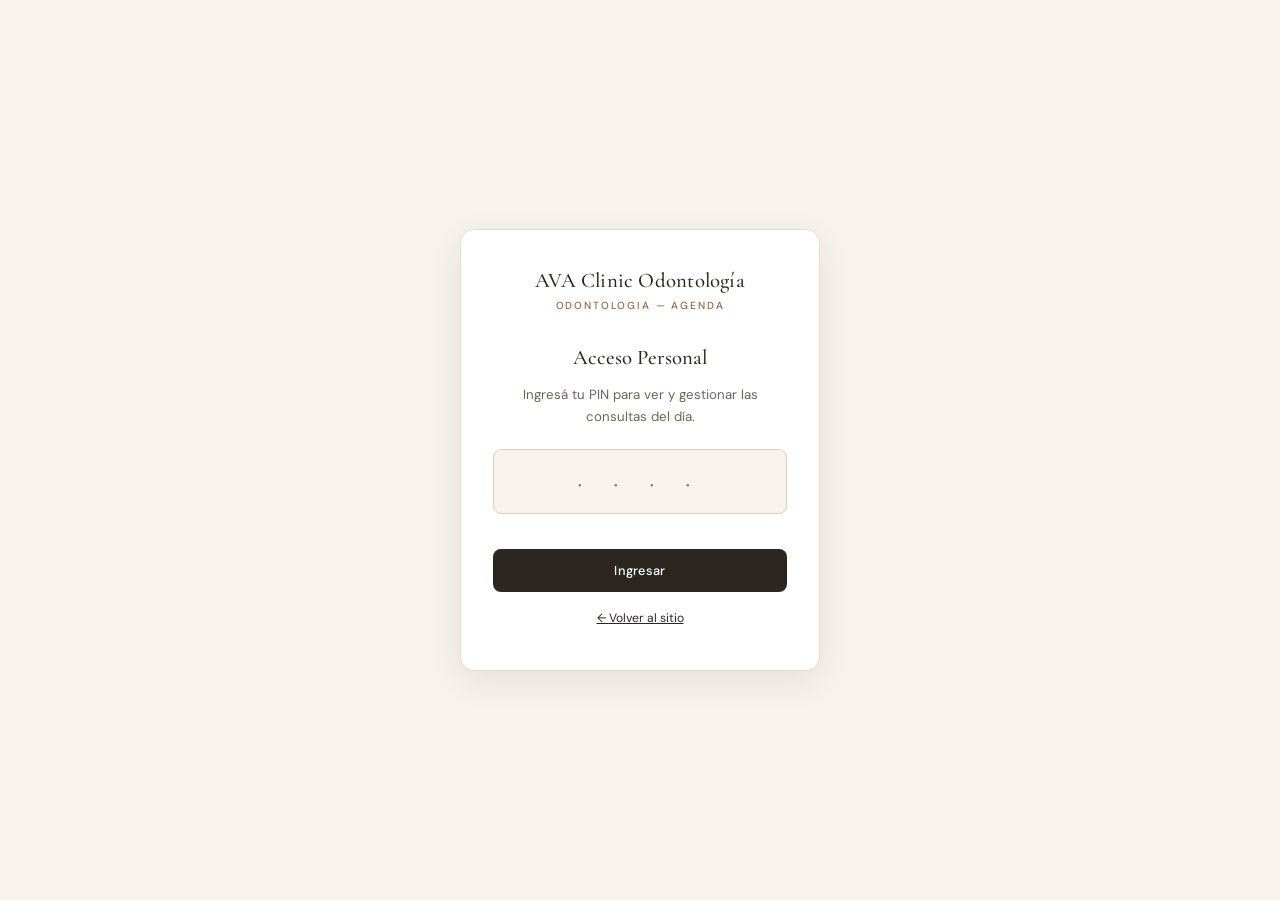
<file: public/agenda.html>
<!DOCTYPE html>
  <html lang="es">
  <head>
  <meta charset="UTF-8">
  <meta name="viewport" content="width=device-width, initial-scale=1, viewport-fit=cover">
  <meta name="theme-color" content="#faf9f6">
  <meta name="robots" content="noindex,nofollow">
  <title>Agenda — AVA Clinic Odontología</title>
  <link rel="stylesheet" href="styles.css">
  </head>
  <body>

  <!-- ════════════════════════════════════
     PANTALLA DE LOGIN
  ════════════════════════════════════ -->
  <div class="login-screen" id="loginScreen">
    <div class="login-card">
      <span class="brand-name">AVA Clinic Odontología</span>
      <span class="brand-sub">Odontologia — Agenda</span>
      <h2>Acceso Personal</h2>
      <p>Ingresá tu PIN para ver y gestionar las consultas del día.</p>
      <input class="pin-input" type="password" id="pinInput" maxlength="6" placeholder="· · · ·" inputmode="numeric"
  autocomplete="off">
      <span class="pin-error" id="pinError"></span>
      <button class="btn btn-dark" style="width:100%;padding:13px;margin-bottom:12px"
  onclick="verificarPin()">Ingresar</button>
      <a href="index.html" style="font-size:.76rem;color:var(--ink3);text-decoration:underline">← Volver al sitio</a>
    </div>
  </div>

  <!-- ════════════════════════════════════
     PANEL DE AGENDA
  ════════════════════════════════════ -->
  <div id="agendaPanel" style="display:none">

    <!-- HEADER -->
    <header class="hdr">
      <div class="wrap hdr-inner">
        <div class="brand">
          <span class="brand-name">AVA Clinic Odontología</span>
          <span class="brand-sub">Agenda del consultorio</span>
        </div>
        <div class="hdr-actions" style="gap:10px">
          <button class="btn btn-ghost btn-sm" onclick="exportCSV()">Exportar CSV</button>
          <button class="btn btn-outline btn-sm" onclick="cerrarSesion()">Cerrar sesión</button>
        </div>
      </div>
    </header>

    <main style="padding-bottom:80px">
      <div class="wrap" style="padding-top:36px">

    <!-- Encabezado -->
    <div class="agenda-header">
      <div>
        <h1 id="agGreeting">Buenos días</h1>
        <p class="fecha" id="agFecha"></p>
      </div>
      <div class="agenda-actions">
        <button class="btn btn-dark btn-sm" onclick="abrirModalManual()">+ Agregar consulta manual</button>
        <a href="index.html" class="btn btn-ghost btn-sm">← Sitio público</a>
      </div>
    </div>

    <!-- Stats -->
    <div class="ag-stats" id="agStats"></div>

    <!-- Tabs + filtros -->
    <div class="tabs" id="tabs">
      <button class="tab active" data-tab="hoy"    onclick="cambiarTab(this)">Hoy</button>
      <button class="tab"        data-tab="manana"  onclick="cambiarTab(this)">Mañana</button>
      <button class="tab"        data-tab="semana"  onclick="cambiarTab(this)">Esta semana</button>
      <button class="tab"        data-tab="todos"   onclick="cambiarTab(this)">Todos</button>
    </div>

    <!-- Lista de consultas -->
    <div id="agBody"></div>

  </div>
    </main>

  </div><!-- /#agendaPanel -->

  <!-- ════════════════════════════════════
     MODAL — consulta manual (barbero)
  ════════════════════════════════════ -->
  <div class="overlay" id="overlay" onclick="overlayClick(event)">
    <div class="modal" id="modal">
      <div class="modal-hdr">
        <div>
          <p class="modal-eyebrow">Agenda</p>
          <h3 id="modalTitle">Nueva consulta</h3>
        </div>
        <button class="modal-close" onclick="closeModal()" aria-label="Cerrar">✕</button>
      </div>
      <div id="modalBody"></div>
      <div class="modal-ftr" id="modalFtr">
        <button class="btn btn-ghost btn-back" onclick="closeModal()">Cancelar</button>
        <button class="btn btn-dark" onclick="guardarManual()">Guardar consulta</button>
      </div>
    </div>
  </div>

  <script src="config.js"></script>
 <script>
  /* ─── LOGIN ─── */
  document.getElementById('pinInput').addEventListener('keydown', e => {
    if (e.key === 'Enter') verificarPin();
  });

  function verificarPin() {
    const val = document.getElementById('pinInput').value.trim();
    if (val === CFG.pin) {
      document.getElementById('loginScreen').style.display = 'none';
      document.getElementById('agendaPanel').style.display = 'block';
      initAgenda();
    } else {
      document.getElementById('pinError').textContent = 'PIN incorrecto. Intentá de nuevo.';
      document.getElementById('pinInput').value = '';
      document.getElementById('pinInput').focus();
    }
  }
  function cerrarSesion() {
    document.getElementById('agendaPanel').style.display = 'none';
    document.getElementById('loginScreen').style.display = 'flex';
    document.getElementById('pinInput').value = '';
    document.getElementById('pinError').textContent = '';
  }

  /* ─── INIT ─── */
  let tabActual = 'hoy';

  async function initAgenda() {
    await Promise.all([syncRemoteTurnos(), loadServices()]);
    const ahora = new Date();
    const hora  = ahora.getHours();
    const greet = hora < 13 ? 'Buenos días' : hora < 20 ? 'Buenas tardes' : 'Buenas noches';
    document.getElementById('agGreeting').textContent = greet;
    document.getElementById('agFecha').textContent = capitalize(DIAS[ahora.getDay()]) + ' ' + ahora.getDate() + ' de ' + MESES[ahora.getMonth()] + ' ' + ahora.getFullYear();
    renderStats();
    renderAgenda();
  }

  /* ─── STATS ─── */
  function renderStats() {
    const ts   = getTurnos();
    const hoy  = hoyIso();
    const mañ  = isoDate(new Date(fromIso(hoy).getTime() + 86400000));
    const now  = new Date(); now.setHours(0,0,0,0);

    const actHoy   = ts.filter(t => t.fecha === hoy && t.estado !== 'cancelado').length;
    const pendHoy  = ts.filter(t => t.fecha === hoy && t.estado === 'pendiente').length;
    const semana   = ts.filter(t => { const d=fromIso(t.fecha); const dif=(d-now)/(1000*60*60*24); return dif>=0 && dif<7 && t.estado!=='cancelado'; }).length;
    const total    = ts.filter(t => t.estado !== 'cancelado').length;

    document.getElementById('agStats').innerHTML = `
      <div class="ag-stat"><strong>${actHoy}</strong><span>Turnos hoy</span></div>
      <div class="ag-stat"><strong>${pendHoy}</strong><span>Pendientes hoy</span></div>
      <div class="ag-stat"><strong>${semana}</strong><span>Esta semana</span></div>
      <div class="ag-stat"><strong>${total}</strong><span>Total registrados</span></div>`;
  }

  /* ─── TABS ─── */
  function cambiarTab(btn) {
    tabActual = btn.dataset.tab;
    document.querySelectorAll('.tab').forEach(b => b.classList.remove('active'));
    btn.classList.add('active');
    renderAgenda();
  }

  /* ─── RENDER AGENDA ─── */
  function renderAgenda() {
    renderStats();
    const body = document.getElementById('agBody');
    body.innerHTML = '';

    const ts  = getTurnos().sort((a,b) => a.fecha===b.fecha ? hm2min(a.hora)-hm2min(b.hora) : a.fecha<b.fecha?-1:1);
    const hoy = hoyIso();
    const mañ = isoDate(new Date(fromIso(hoy).getTime() + 86400000));
    const now = new Date(); now.setHours(0,0,0,0);

    let filtrado = ts;
    if      (tabActual === 'hoy')    filtrado = ts.filter(t => t.fecha === hoy);
    else if (tabActual === 'manana') filtrado = ts.filter(t => t.fecha === mañ);
    else if (tabActual === 'semana') filtrado = ts.filter(t => { const d=fromIso(t.fecha); const dif=(d-now)/(1000*60*60*24); return dif>=0 && dif<7; });

    if (!filtrado.length) {
      body.innerHTML = '<div class="empty-agenda"><strong>Sin turnos en este período</strong>Las reservas de clientes aparecerán aquí automáticamente.</div>';
      return;
    }

    const grupos = {};
    filtrado.forEach(t => { if (!grupos[t.fecha]) grupos[t.fecha] = []; grupos[t.fecha].push(t); });
    Object.keys(grupos).sort().forEach(fecha => {
      const grp = document.createElement('div'); grp.className = 'day-group';
      grp.innerHTML = `<div class="day-title">${dateLabel(fecha)}${fecha===hoy?'<span class="today-tag">Hoy</span>':''}</div>`;
      grupos[fecha].forEach(t => grp.appendChild(buildTurnoCard(t)));
      body.appendChild(grp);
    });
  }

  function buildTurnoCard(t) {
    const svc  = getSvc(t.svcId);
    const card = document.createElement('div');
    card.className = 'turno-card' + (t.estado === 'cancelado' ? ' cancelado' : '');
    card.id = 'tc-' + t.id;

    const sbClass = { pendiente:'sb-pendiente', confirmado:'sb-confirmado', atendido:'sb-atendido', cancelado:'sb-cancelado' }[t.estado] || 'sb-pendiente';
    const telLimpio = t.tel.replace(/\D/g,'');
    const waMsg = encodeURIComponent(`Hola ${t.nombre.split(' ')[0]}, te confirmamos tu turno en AVA Clinic Odontología:\n📋 *${svc.nombre}*\n📅 ${dateLabel(t.fecha)} a las ${t.hora}\n¡Te esperamos!`);

    card.innerHTML = `
      <div class="tc-time"><strong>${t.hora}</strong><span>${t.dur}min</span></div>
      <div class="tc-body">
        <div class="tc-name">${t.nombre}</div>
        <div class="tc-service">${svc.nombre} · ${fmtGs(svc.precio)}</div>
        ${t.nota ? `<div class="tc-notes">📝 ${t.nota}</div>` : ''}
        <div class="tc-links">
          <a href="tel:${t.tel}">📞 ${t.tel}</a>
          <a href="https://wa.me/${telLimpio}?text=${waMsg}" target="_blank" rel="noopener">💬 WhatsApp</a>
        </div>
      </div>
      <div class="tc-actions">
        <span class="status-badge ${sbClass}">${t.estado}</span>
        <div class="tc-btns">${buildBtns(t)}</div>
      </div>`;
    return card;
  }

  function buildBtns(t) {
    if (t.estado === 'cancelado')
      return `<button class="btn btn-ghost btn-sm" onclick="eliminar('${t.id}')">Eliminar</button>`;
    let b = '';
    if (t.estado === 'pendiente')
      b += `<button class="btn btn-ghost btn-sm" onclick="cambiarEstado('${t.id}','confirmado')">Confirmar</button>`;
    if (t.estado !== 'atendido')
      b += `<button class="btn btn-ghost btn-sm" onclick="cambiarEstado('${t.id}','atendido')">Atendido</button>`;
    b += `<button class="btn btn-ghost btn-sm" style="color:var(--red);border-color:#e8b4b4" onclick="cancelar('${t.id}')">Cancelar</button>`;
    return b;
  }

  async function cambiarEstado(id, estado) { await updateTurno(id, { estado }); renderAgenda(); }
  async function cancelar(id) { if (confirm('¿Cancelar este turno?')) { await updateTurno(id, { estado:'cancelado' }); renderAgenda(); } }
  async function eliminar(id) { if (confirm('¿Eliminar permanentemente?')) { await deleteTurno(id); renderAgenda(); } }

  /* ─── MODAL MANUAL ─── */
  function abrirModalManual() {
    document.getElementById('modalTitle').textContent = 'Nuevo Turno Manual';
    document.getElementById('overlay').classList.add('open');
    document.body.style.overflow = 'hidden';
    const svcOpts = CFG.servicios.map(s => `<option value="${s.id}">${s.nombre} (${s.dur}min)</option>`).join('');
    document.getElementById('modalBody').innerHTML = `
      <div class="field"><label>Nombre del paciente *</label><input id="mNombre" type="text" placeholder="Nombre completo"></div>
<div class="field-row">
  <div class="field"><label>Teléfono</label><input id="mTel" type="tel" placeholder="0981 ..."></div>
      </div>
      <div class="field"><label>Servicio *</label>
        <select id="mSvc" style="border:1px solid var(--line);border-radius:var(--r);padding:11px 14px;font-family:var(--sans);font-size:.9rem;color:var(--ink);background:var(--white)">${svcOpts}</select>
      </div>
      <div class="field-row">
        <div class="field"><label>Fecha *</label><input id="mFecha" type="date" min="${hoyIso()}"></div>
        <div class="field" id="mHoraWrap"><label>Hora *</label><select id="mHora" style="border:1px solid var(--line);border-radius:var(--r);padding:11px 14px;font-family:var(--sans);font-size:.9rem;color:var(--ink);background:var(--white)"><option value="">— elegí fecha primero —</option></select></div>
      </div>
      <div class="field"><label>Nota (opcional)</label><textarea id="mNota" placeholder="Observaciones…"></textarea></div>`;
    document.getElementById('mFecha').value = hoyIso();
    document.getElementById('mSvc').addEventListener('change', actualizarHorasManual);
    document.getElementById('mFecha').addEventListener('change', actualizarHorasManual);
    actualizarHorasManual();
  }

  function actualizarHorasManual() {
    const svcId = document.getElementById('mSvc').value;
    const fecha = document.getElementById('mFecha').value;
    const svc   = getSvc(svcId);
    const sel   = document.getElementById('mHora');
    if (!fecha) { sel.innerHTML = '<option value="">— elegí fecha primero —</option>'; return; }
    const horas = horasDisponibles(fecha, svc.dur);
    sel.innerHTML = horas.length
      ? horas.map(h=>`<option value="${h}">${h}</option>`).join('')
      : '<option value="">Sin disponibilidad ese día</option>';
  }

  async function guardarManual() {
    const nombre = document.getElementById('mNombre').value.trim();
    const tel    = document.getElementById('mTel').value.trim();
    const svcId  = document.getElementById('mSvc').value;
    const fecha  = document.getElementById('mFecha').value;
    const hora   = document.getElementById('mHora').value;
    const nota   = document.getElementById('mNota').value.trim();
    if (!nombre || !fecha || !hora) { alert('Completá los campos obligatorios.'); return; }
    const svc = getSvc(svcId);
    if (!slotDisponible(fecha, hm2min(hora), svc.dur)) { alert('Ese horario no está disponible.'); return; }

    const turno = { id:uid(), svcId, nombre, tel, nota, fecha, hora, dur:svc.dur, estado:'confirmado', creadoEn:new Date().toISOString() };
    try {
      const remote = await createRemoteTurno(turno);
      addTurno(remote);
      closeModal();
      renderAgenda();
    } catch (error) {
      console.error('No se pudo guardar el turno remoto:', error);
      alert('No se pudo guardar el turno en el servidor. Intentá de nuevo.');
    }
  }

  function closeModal() {
    document.getElementById('overlay').classList.remove('open');
    document.body.style.overflow = '';
  }

  function overlayClick(e) { if (e.target.id === 'overlay') closeModal(); }

  /* ─── EXPORTAR CSV ─── */
  function exportCSV() {
    const ts = getTurnos();
    if (!ts.length) { alert('No hay turnos para exportar.'); return; }
    const header = 'ID,Nombre,Teléfono,Servicio,Fecha,Hora,Duración(min),Precio(Gs),Estado,Nota,CreadoEn';
    const rows = ts.map(t => {
      const svc = getSvc(t.svcId);
      return [t.id,t.nombre,t.tel,svc.nombre,t.fecha,t.hora,t.dur,svc.precio,t.estado,t.nota||'',t.creadoEn||'']
        .map(v => `"${String(v).replace(/"/g,'""')}"`)
        .join(',');
    });
    const csv = [header,...rows].join('\n');
    const a = document.createElement('a');
    a.href = 'data:text/csv;charset=utf-8,\uFEFF' + encodeURIComponent(csv);
   a.download = `turnos-ava-clinic-${hoyIso()}.csv`;
    a.click();
  }

  document.addEventListener('keydown', e => { if (e.key === 'Escape') closeModal(); });
  </script>
</file>
<file: public/styles.css>
/* ═══════════════════════════════════════════════════
   styles.css — AVA Clinic Odontología
   Estilo: Minimalismo cálido
   Paleta: arena / blanco / arcilla
   Tipografía: Cormorant Garamond (serif) + DM Sans
════════════════════════════════════════════════════ */

@import url('https://fonts.googleapis.com/css2?family=Cormorant+Garamond:ital,wght@0,400;0,500;0,600;1,400;1,500&family=DM+Sans:wght@400;500;600&display=swap');

/* ── RESET ── */
*, *::before, *::after { margin:0; padding:0; box-sizing:border-box; }
html { scroll-behavior:smooth; }
body {
  font-family: var(--sans);
  background: var(--sand);
  color: var(--ink);
  line-height: 1.65;
  -webkit-font-smoothing: antialiased;
  min-height: 100vh;
}
img, svg { display:block; max-width:100%; }
a { color:inherit; text-decoration:none; }
button { font-family:inherit; cursor:pointer; border:none; background:none; color:inherit; }
ul { list-style:none; }
::selection { background:var(--accent); color:var(--white); }
:focus-visible { outline:1.5px solid var(--accent); outline-offset:3px; border-radius:2px; }

/* ── TOKENS ── */
:root {
  --sand:   #f7f3ec;
  --sand2:  #efe7d8;
  --white:  #ffffff;
  --ink:    #2b2620;
  --text2:  #6e6455;
  --text3:  #a89c86;
  --accent:    #b3855c;
  --accent-lt: #c9a37c;
  --accent-dk: #8f6944;
  --line:   #e6ddc9;
  --line2:  #ddd2b8;
  --green:  #5a8f6b;
  --red:    #b56059;
  --serif: 'Cormorant Garamond', Georgia, serif;
  --sans:  'DM Sans', system-ui, -apple-system, sans-serif;
  --r:     8px;
  --r-lg:  14px;
  --shadow: 0 2px 14px rgba(43,38,32,.06);
  --shadow-lg: 0 10px 34px rgba(43,38,32,.09);
  --ease:  cubic-bezier(.4,0,.2,1);
}

/* ── LAYOUT ── */
.wrap { max-width:1120px; margin:0 auto; padding:0 36px; }
@media (max-width:600px) { .wrap { padding:0 20px; } }

/* ── HEADER ── */
.hdr {
  position:sticky; top:0; z-index:50;
  background: rgba(247,243,236,.9);
  backdrop-filter: blur(10px);
  border-bottom: 1px solid var(--line);
}
.hdr-inner { display:flex; align-items:center; justify-content:space-between; height:68px; gap:20px; }
.brand { display:flex; flex-direction:column; gap:1px; }
.brand-name { font-family:var(--serif); font-size:1.3rem; font-weight:500; letter-spacing:.01em; line-height:1.1; color:var(--ink); }
.brand-sub  { font-size:.64rem; letter-spacing:.18em; text-transform:uppercase; color:var(--accent-dk); font-weight:500; }

/* ── NAV ── */
nav { display:flex; gap:28px; }
nav a { font-size:.82rem; letter-spacing:.02em; color:var(--text2); transition:color .2s; }
nav a:hover, nav a.active { color:var(--ink); }
.hdr-actions { display:flex; align-items:center; gap:12px; }

.nav-toggle { display:none; flex-direction:column; gap:4.5px; width:24px; height:24px; justify-content:center; }
.nav-toggle span { display:block; height:1.5px; background:var(--ink); border-radius:2px; transition:all .25s var(--ease); }
.nav-toggle.open span:nth-child(1) { transform:translateY(6px) rotate(45deg); }
.nav-toggle.open span:nth-child(2) { opacity:0; }
.nav-toggle.open span:nth-child(3) { transform:translateY(-6px) rotate(-45deg); }

@media (max-width:740px) {
  .nav-toggle { display:flex; }
  nav {
    position:absolute; top:68px; left:0; right:0;
    flex-direction:column; gap:0; background:var(--sand);
    border-bottom:1px solid var(--line);
    max-height:0; overflow:hidden; transition:max-height .3s var(--ease);
  }
  nav.open { max-height:300px; }
  nav a { padding:16px 36px; border-bottom:1px solid var(--line); display:block; }
}

/* ── BOTONES ── */
.btn {
  display:inline-flex; align-items:center; justify-content:center; gap:8px;
  font-family:var(--sans); font-size:.8rem; font-weight:500;
  letter-spacing:.02em; border-radius:var(--r); padding:12px 26px;
  transition:all .2s var(--ease); white-space:nowrap;
}
.btn-dark    { background:var(--ink);  color:var(--white); }
.btn-dark:hover { background:#463d31; }
.btn-outline { border:1px solid var(--ink); color:var(--ink); }
.btn-outline:hover { background:var(--ink); color:var(--white); }
.btn-gold    { background:var(--accent); color:var(--white); }
.btn-gold:hover { background:var(--accent-dk); }
.btn-ghost   { border:1px solid var(--line2); color:var(--text2); }
.btn-ghost:hover { border-color:var(--text2); color:var(--ink); }
.btn-sm { padding:9px 18px; font-size:.74rem; }
.btn-lg { padding:14px 32px; font-size:.86rem; }
.btn:disabled { opacity:.35; cursor:not-allowed; pointer-events:none; }

/* ── TÍTULOS DE SECCIÓN ── */
.sec-head { margin-bottom:48px; }
.eyebrow {
  display:inline-flex; align-items:center; gap:9px; margin-bottom:12px;
  font-size:.68rem; letter-spacing:.18em; text-transform:uppercase;
  color:var(--accent-dk); font-weight:500;
}
.eyebrow::before { content:''; display:block; width:18px; height:1px; background:var(--accent); }
.sec-head h2 {
  font-family:var(--serif); font-size:clamp(1.9rem,3.5vw,2.7rem);
  font-weight:400; line-height:1.12; letter-spacing:-.01em; color:var(--ink);
}
.sec-head p { color:var(--text2); font-size:.93rem; margin-top:10px; max-width:520px; line-height:1.7; }

/* ── DIVISOR ── */
.divider { height:1px; background:var(--line); }
.sec { padding:80px 0; }
.sec-alt { background:var(--white); border-top:1px solid var(--line); border-bottom:1px solid var(--line); }
@media (max-width:600px) { .sec { padding:56px 0; } }

/* ── REVEAL ANIMATION ── */
.reveal { opacity:0; transform:translateY(16px); transition:opacity .6s var(--ease), transform .6s var(--ease); }
.reveal.on { opacity:1; transform:none; }

/* ── FOOTER ── */
.ftr { border-top:1px solid var(--line); background:var(--white); padding:56px 0 32px; }
.ftr-grid { display:grid; grid-template-columns:1.5fr 1fr 1fr 1fr; gap:40px; padding-bottom:40px; border-bottom:1px solid var(--line); margin-bottom:28px; }
@media (max-width:900px) { .ftr-grid { grid-template-columns:1fr 1fr; } }
@media (max-width:500px) { .ftr-grid { grid-template-columns:1fr; } }
.ftr-brand-name { font-family:var(--serif); font-size:1.4rem; font-weight:500; margin-bottom:4px; display:block; }
.ftr-brand-sub  { display:block; font-size:.64rem; letter-spacing:.14em; text-transform:uppercase; color:var(--accent-dk); margin-bottom:14px; }
.ftr-desc { font-size:.84rem; color:var(--text2); line-height:1.7; max-width:260px; margin-bottom:18px; }
.social-links { display:flex; gap:10px; }
.social-links a {
  width:34px; height:34px; border:1px solid var(--line2); border-radius:50%;
  display:flex; align-items:center; justify-content:center;
  font-size:.73rem; font-weight:500; color:var(--text2); transition:all .2s;
}
.social-links a:hover { border-color:var(--ink); color:var(--ink); }
.ftr-col h4, .ftr-grid h4 { font-size:.65rem; letter-spacing:.16em; text-transform:uppercase; color:var(--accent-dk); font-weight:500; margin-bottom:14px; }
.ftr-list li { display:flex; justify-content:space-between; padding:8px 0; border-bottom:1px solid var(--line); font-size:.84rem; color:var(--text2); }
.ftr-list li:last-child { border-bottom:none; }
.ftr-list li .hl { color:var(--ink); font-weight:600; }
.ftr-address { font-style:normal; font-size:.84rem; color:var(--text2); line-height:1.8; }
.ftr-link { display:block; margin-top:10px; font-size:.8rem; color:var(--accent-dk); }
.ftr-link:hover { text-decoration:underline; }
.ftr-bottom { display:flex; justify-content:space-between; flex-wrap:wrap; gap:8px; font-size:.75rem; color:var(--text3); }
.ftr-bottom a { color:var(--text3); transition:color .2s; }
.ftr-bottom a:hover { color:var(--ink); }
.ftr-bottom-links { display:flex; gap:16px; }

/* ════════════════════════════════════════════════════
   index.html — SITIO PÚBLICO
════════════════════════════════════════════════════ */

/* HERO */
.hero { padding:100px 0 80px; border-bottom:1px solid var(--line); }
.hero-inner { display:grid; grid-template-columns:1fr 1fr; gap:64px; align-items:center; }
@media (max-width:880px) { .hero-inner { grid-template-columns:1fr; } .hero-visual { display:none; } }
@media (max-width:600px) { .hero { padding:64px 0 52px; } }

.hero-eyebrow { display:inline-flex; align-items:center; gap:9px; margin-bottom:20px; font-size:.68rem; letter-spacing:.18em; text-transform:uppercase; color:var(--accent-dk); font-weight:500; }
.hero-eyebrow::before { content:''; display:block; width:22px; height:1px; background:var(--accent); }
.hero h1 { font-family:var(--serif); font-size:clamp(2.5rem,4.6vw,3.9rem); font-weight:400; line-height:1.1; letter-spacing:-.01em; margin-bottom:20px; color:var(--ink); }
.hero h1 em { font-style:italic; color:var(--accent-dk); }
.hero-sub { font-size:.95rem; color:var(--text2); max-width:420px; margin-bottom:18px; line-height:1.7; }

.status-row { display:flex; align-items:center; gap:9px; margin-bottom:30px; font-size:.82rem; color:var(--text3); flex-wrap:wrap; }
.status-dot { width:7px; height:7px; border-radius:50%; flex-shrink:0; }
.dot-open   { background:var(--green); }
.dot-closed { background:var(--red); }

.hero-cta { display:flex; gap:12px; flex-wrap:wrap; margin-bottom:36px; }
.hero-stats { display:flex; flex-wrap:wrap; }
.h-stat { display:flex; flex-direction:column; gap:3px; padding:0 22px; }
.h-stat:first-child { padding-left:0; }
.h-stat:not(:first-child) { border-left:1px solid var(--line); }
.h-stat strong { font-family:var(--serif); font-size:1.3rem; font-weight:500; color:var(--accent-dk); }
.h-stat span   { font-size:.68rem; text-transform:uppercase; letter-spacing:.1em; color:var(--text3); }

.hero-visual { display:flex; justify-content:center; }
.hv-card {
  background:var(--white); border:1px solid var(--line);
  border-radius:var(--r-lg); box-shadow:var(--shadow-lg);
  padding:32px 28px; width:100%; max-width:330px;
}
.hv-label { font-size:.65rem; letter-spacing:.18em; text-transform:uppercase; color:var(--text3); margin-bottom:6px; }
.hv-title { font-family:var(--serif); font-size:1.6rem; font-weight:500; margin-bottom:22px; line-height:1.15; color:var(--ink); }
.hv-row { display:flex; justify-content:space-between; align-items:center; padding:11px 0; border-top:1px solid var(--line); font-size:.86rem; }
.hv-row span:first-child { color:var(--text3); }
.hv-row strong { font-weight:600; color:var(--ink); }
.hv-badge { display:flex; align-items:center; gap:8px; padding-top:16px; margin-top:18px; border-top:1px solid var(--line); font-size:.78rem; color:var(--text3); }
.stars { color:var(--accent); letter-spacing:2px; font-size:.9rem; }

/* SERVICIOS */
.svc-grid { display:grid; grid-template-columns:repeat(auto-fit,minmax(240px,1fr)); gap:18px; }
.svc-card {
  background:var(--white); border:1px solid var(--line); border-radius:var(--r-lg);
  box-shadow:var(--shadow); padding:28px 24px;
  display:flex; flex-direction:column; gap:10px;
  transition:box-shadow .2s var(--ease), transform .2s var(--ease);
}
.svc-card:hover { box-shadow:var(--shadow-lg); transform:translateY(-2px); }
.svc-card.featured { background:var(--ink); color:var(--white); border-color:var(--ink); }
.svc-dur { font-size:.66rem; letter-spacing:.14em; text-transform:uppercase; color:var(--text3); font-weight:600; }
.svc-card.featured .svc-dur { color:var(--accent-lt); }
.svc-name { font-family:var(--serif); font-size:1.3rem; font-weight:500; line-height:1.2; color:var(--ink); }
.svc-card.featured .svc-name { color:var(--white); }
.svc-desc { font-size:.85rem; color:var(--text2); line-height:1.65; flex-grow:1; }
.svc-card.featured .svc-desc { color:rgba(255,255,255,.72); }
.svc-foot { display:flex; align-items:center; justify-content:space-between; gap:10px; padding-top:14px; border-top:1px solid var(--line); margin-top:auto; }
.svc-card.featured .svc-foot { border-top-color:rgba(255,255,255,.15); }
.svc-price { font-family:var(--serif); font-size:1.2rem; font-weight:500; color:var(--accent-dk); }
.svc-card.featured .svc-price { color:var(--accent-lt); }
.svc-old   { font-family:var(--sans); font-size:.75rem; text-decoration:line-through; color:var(--text3); margin-right:3px; }
.pop-badge { display:inline-block; margin-bottom:4px; font-size:.62rem; letter-spacing:.14em; text-transform:uppercase; background:var(--accent); color:var(--white); padding:4px 12px; border-radius:20px; font-weight:600; }

/* HORARIOS */
.sch-wrap { display:grid; grid-template-columns:1fr 1fr; gap:56px; align-items:start; }
@media (max-width:740px) { .sch-wrap { grid-template-columns:1fr; } }
.sch-table { border:1px solid var(--line); border-radius:var(--r-lg); overflow:hidden; background:var(--white); }
.sch-row { display:flex; justify-content:space-between; align-items:center; padding:13px 18px; border-bottom:1px solid var(--line); font-size:.87rem; }
.sch-row:last-child { border-bottom:none; }
.sch-row.today { background:var(--sand2); }
.sch-row .day { font-weight:600; text-transform:capitalize; color:var(--ink); }
.sch-row .hrs { color:var(--text2); text-align:right; line-height:1.5; }
.sch-closed { color:var(--red); font-weight:600; }
.sch-note { margin-top:14px; font-size:.76rem; color:var(--text3); line-height:1.7; }
.info-box { margin-top:22px; padding:16px 18px; background:var(--white); border:1px solid var(--line); border-left:3px solid var(--accent); border-radius:var(--r); font-size:.82rem; color:var(--text2); line-height:1.7; }
.info-box strong { display:block; margin-bottom:4px; color:var(--ink); }

/* RESEÑAS (clases conservadas por compatibilidad) */
.rv-stats { display:grid; grid-template-columns:repeat(auto-fit,minmax(130px,1fr)); gap:14px; margin-bottom:44px; }
.rv-stat { text-align:center; padding:20px; background:var(--white); border:1px solid var(--line); border-radius:var(--r-lg); }
.rv-stat strong { display:block; font-family:var(--serif); font-size:1.9rem; font-weight:600; color:var(--accent-dk); }
.rv-stat span   { font-size:.68rem; letter-spacing:.1em; text-transform:uppercase; color:var(--text3); }
.rv-grid { display:grid; grid-template-columns:repeat(auto-fit,minmax(260px,1fr)); gap:18px; }
.rv-card { background:var(--white); border:1px solid var(--line); border-radius:var(--r-lg); box-shadow:var(--shadow); padding:24px; }
.rv-stars { color:var(--accent); letter-spacing:2px; font-size:.9rem; margin-bottom:12px; }
.rv-quote { font-family:var(--serif); font-size:1rem; line-height:1.6; margin-bottom:14px; color:var(--ink); }
.rv-author { font-size:.76rem; color:var(--text3); font-weight:600; letter-spacing:.02em; }

/* ════════════════════════════════════════════════════
   MODAL DE RESERVA
════════════════════════════════════════════════════ */
.overlay {
  position:fixed; inset:0; z-index:100;
  background:rgba(43,38,32,.4); backdrop-filter:blur(3px);
  display:flex; align-items:center; justify-content:center; padding:20px;
  opacity:0; visibility:hidden; transition:opacity .3s var(--ease), visibility .3s;
}
.overlay.open { opacity:1; visibility:visible; }
.modal {
  background:var(--white); border-radius:var(--r-lg);
  width:100%; max-width:500px; max-height:90vh; overflow-y:auto; padding:32px;
  box-shadow:var(--shadow-lg);
  transform:translateY(18px); opacity:0;
  transition:transform .35s var(--ease), opacity .3s;
}
.overlay.open .modal { transform:none; opacity:1; }
@media (max-width:560px) {
  .overlay { align-items:flex-end; padding:0; }
  .modal { border-radius:16px 16px 0 0; max-height:92vh; padding:28px 20px 36px; }
}
@media (max-width:350px) {
  .modal { padding:20px 15px 30px; }
  .modal-hdr { margin-bottom:16px; }
  .modal-hdr h3 { font-size:1.3rem; }
  .modal-eyebrow { font-size:.6rem; }
  .stepper { margin-bottom:16px; }
  .step { font-size:.68rem; gap:4px; }
  .step .sn { width:20px; height:20px; font-size:.65rem; }
  .date-pill { flex:0 0 50px; padding:9px 0; font-size:.6rem; }
  .date-pill strong { font-size:1rem; }
  .t-slot { padding:9px 3px; font-size:.75rem; }
  .field input, .field textarea { padding:9px 12px; font-size:.85rem; }
  .field label { font-size:.65rem; }
  .sum-row { font-size:.78rem; }
  .btn { padding:10px 20px; font-size:.75rem; }
}

.modal-hdr { display:flex; justify-content:space-between; align-items:flex-start; margin-bottom:22px; gap:12px; }
.modal-eyebrow { font-size:.65rem; letter-spacing:.16em; text-transform:uppercase; color:var(--accent-dk); margin-bottom:5px; font-weight:600; }
.modal-hdr h3 { font-family:var(--serif); font-size:1.4rem; font-weight:500; line-height:1.15; color:var(--ink); }
.modal-close {
  width:34px; height:34px; border:1px solid var(--line2); border-radius:50%;
  display:flex; align-items:center; justify-content:center;
  font-size:1rem; color:var(--text2); transition:all .2s; flex-shrink:0;
}
.modal-close:hover { border-color:var(--ink); color:var(--ink); }

/* Stepper */
.stepper { display:flex; align-items:center; gap:4px; margin-bottom:22px; }
.step { display:flex; align-items:center; gap:5px; font-size:.72rem; color:var(--text3); font-weight:600; }
.step .sn {
  width:22px; height:22px; border:1px solid var(--line2); border-radius:50%;
  display:flex; align-items:center; justify-content:center; font-size:.7rem;
  transition:all .2s; flex-shrink:0;
}
.step.active { color:var(--ink); }
.step.active .sn, .step.done .sn { background:var(--accent); border-color:var(--accent); color:var(--white); }
.step.done .sn { background:transparent; border-color:var(--accent); color:var(--accent-dk); }
.step-line { flex:1; height:1px; background:var(--line); margin:0 4px; }
@media (max-width:400px) { .step { font-size:0; } .step .sn { font-size:.7rem; } }

/* Paso: selector de servicio */
.svc-opts { display:flex; flex-direction:column; gap:8px; }
.svc-opt { display:flex; justify-content:space-between; align-items:center; gap:12px; border:1px solid var(--line); border-radius:var(--r); padding:13px 16px; text-align:left; transition:all .2s; background:var(--white); }
.svc-opt:hover { border-color:var(--accent); }
.svc-opt.active { border-color:var(--accent); background:var(--sand2); }
.opt-name { font-weight:600; font-size:.9rem; margin-bottom:2px; color:var(--ink); }
.opt-meta { font-size:.73rem; color:var(--text3); }
.opt-price { font-family:var(--serif); font-size:1.2rem; flex-shrink:0; font-weight:600; color:var(--accent-dk); }

/* Paso: selector de fecha */
.date-strip { display:flex; gap:8px; overflow-x:auto; padding-bottom:4px; scrollbar-width:none; }
.date-strip::-webkit-scrollbar { display:none; }
.date-pill {
  flex:0 0 58px; display:flex; flex-direction:column; align-items:center; gap:3px;
  padding:11px 0; border:1px solid var(--line); border-radius:var(--r);
  font-size:.66rem; color:var(--text3); text-transform:uppercase; letter-spacing:.05em;
  transition:all .2s; position:relative; background:var(--white);
}
.date-pill strong { font-family:var(--serif); font-size:1.15rem; color:var(--ink); letter-spacing:0; font-weight:600; line-height:1.1; }
.date-pill.active { background:var(--accent); border-color:var(--accent); color:var(--white); }
.date-pill.active strong { color:var(--white); }
.date-pill:disabled { opacity:.28; cursor:not-allowed; }
.dp-today { position:absolute; top:5px; right:5px; width:5px; height:5px; border-radius:50%; background:var(--accent); }

/* Paso: selector de hora */
.time-grid { display:grid; grid-template-columns:repeat(auto-fill,minmax(72px,1fr)); gap:8px; margin-bottom:10px; }
@media (max-width:400px) { .time-grid { grid-template-columns:repeat(auto-fill,minmax(58px,1fr)); } }
@media (max-width:350px) { .t-slot { padding:8px 3px; font-size:.75rem; } .time-legend { font-size:.65rem; margin-bottom:10px; } }
.t-slot { padding:11px 4px; border:1px solid var(--line); border-radius:var(--r); font-size:.82rem; font-weight:500; color:var(--text2); transition:all .2s; background:var(--white); }
.t-slot:hover:not(:disabled) { border-color:var(--accent); color:var(--accent-dk); }
.t-slot.active { background:var(--accent); border-color:var(--accent); color:var(--white); }
.t-slot:disabled { opacity:.24; text-decoration:line-through; cursor:not-allowed; }
.time-legend { font-size:.72rem; color:var(--text3); display:flex; align-items:center; gap:6px; margin-bottom:14px; }
.tl-dot { width:8px; height:8px; border-radius:50%; border:1px solid var(--line2); opacity:.5; flex-shrink:0; }
.no-slots { text-align:center; padding:32px 0; color:var(--text3); font-size:.88rem; }

/* Paso: datos personales */
.summary-box { border:1px solid var(--line); border-left:3px solid var(--accent); border-radius:var(--r); padding:14px 16px; margin-bottom:18px; background:var(--sand2); }
.sum-row { display:flex; justify-content:space-between; font-size:.83rem; padding:5px 0; }
.sum-row span:first-child { color:var(--text3); }
.sum-row strong { font-weight:600; color:var(--ink); }
.field { display:flex; flex-direction:column; gap:6px; margin-bottom:14px; }
.field label { font-size:.7rem; letter-spacing:.08em; text-transform:uppercase; color:var(--text3); font-weight:600; }
.field input, .field textarea {
  border:1px solid var(--line2); border-radius:var(--r); padding:11px 14px;
  font-family:var(--sans); font-size:.9rem; color:var(--ink); background:var(--white);
  transition:border-color .2s;
}
.field input:focus, .field textarea:focus { outline:none; border-color:var(--accent); }
.field textarea { resize:vertical; min-height:70px; }
.field-row { display:grid; grid-template-columns:1fr 1fr; gap:12px; }
@media (max-width:440px) { .field-row { grid-template-columns:1fr; } }

/* Modal footer */
.modal-ftr { display:flex; justify-content:space-between; gap:10px; margin-top:22px; padding-top:18px; border-top:1px solid var(--line); }
.modal-ftr .btn { flex:1; }
.modal-ftr .btn-back { flex:0 0 auto; }

/* Confirmación */
.confirm { text-align:center; padding:6px 0; }
.confirm-icon {
  width:46px; height:46px; border-radius:50%; background:var(--sand2); border:1.5px solid var(--accent);
  display:flex; align-items:center; justify-content:center;
  margin:0 auto 20px; font-size:1.1rem; color:var(--accent-dk);
}
.confirm h3 { font-family:var(--serif); font-size:1.5rem; font-weight:500; margin-bottom:6px; color:var(--ink); }
.confirm p  { font-size:.84rem; color:var(--text2); margin-bottom:22px; }
.bk-ticket { background:var(--sand2); border:1px solid var(--line); border-radius:var(--r-lg); padding:20px; text-align:left; margin-bottom:16px; }
.bk-no  { font-size:.65rem; letter-spacing:.18em; text-transform:uppercase; color:var(--accent-dk); margin-bottom:4px; font-weight:700; }
.bk-svc { font-family:var(--serif); font-size:1.2rem; font-weight:600; margin-bottom:12px; color:var(--ink); }
.bk-row { display:flex; justify-content:space-between; padding:7px 0; border-top:1px solid var(--line); font-size:.83rem; }
.bk-row span:first-child { color:var(--text3); }
.bk-row strong { font-weight:600; color:var(--ink); }
.wa-btn {
  display:flex; align-items:center; justify-content:center; gap:8px; width:100%;
  padding:12px; border:1px solid #25d366; border-radius:var(--r);
  font-size:.8rem; font-weight:600; color:#128c4a; background:#f0faf2;
  transition:all .2s; margin-bottom:10px; cursor:pointer;
}
.wa-btn:hover { background:#25d366; color:#fff; }

/* ════════════════════════════════════════════════════
   agenda.html — PANEL DEL DOCTOR/A
════════════════════════════════════════════════════ */

.login-screen { min-height:100vh; display:flex; align-items:center; justify-content:center; padding:40px 20px; background:var(--sand); }
.login-card {
  width:100%; max-width:360px; background:var(--white);
  border:1px solid var(--line); border-radius:var(--r-lg); box-shadow:var(--shadow-lg);
  padding:40px 32px; text-align:center;
}
.login-card .brand-name { font-size:1.3rem; display:block; margin-bottom:6px; }
.login-card .brand-sub  { display:block; margin-bottom:26px; }
.login-card h2 { font-family:var(--serif); font-size:1.3rem; font-weight:500; margin-bottom:8px; color:var(--ink); }
.login-card > p { font-size:.83rem; color:var(--text2); margin-bottom:22px; }
.pin-input {
  width:100%; text-align:center; font-family:var(--serif); font-size:1.8rem; letter-spacing:.4em;
  border:1px solid var(--line2); border-radius:var(--r); padding:14px;
  margin-bottom:10px; color:var(--ink); background:var(--sand); transition:border-color .2s;
  -webkit-text-security:disc;
}
.pin-input:focus { outline:none; border-color:var(--accent); }
.pin-error { display:block; font-size:.76rem; color:var(--red); min-height:1.2em; margin-bottom:10px; }

.agenda-header { display:flex; justify-content:space-between; align-items:flex-start; gap:20px; margin-bottom:28px; flex-wrap:wrap; }
.agenda-header h1 { font-family:var(--serif); font-size:1.7rem; font-weight:500; margin-bottom:6px; color:var(--ink); }
.agenda-header .fecha { font-size:.84rem; color:var(--text2); text-transform:capitalize; }
.agenda-actions { display:flex; gap:10px; flex-wrap:wrap; align-items:center; }

.ag-stats { display:grid; grid-template-columns:repeat(auto-fit,minmax(148px,1fr)); gap:12px; margin-bottom:28px; }
.ag-stat { background:var(--white); border:1px solid var(--line); border-radius:var(--r-lg); box-shadow:var(--shadow); padding:18px 20px; }
.ag-stat strong { display:block; font-family:var(--serif); font-size:1.7rem; font-weight:600; margin-bottom:2px; color:var(--accent-dk); }
.ag-stat span { font-size:.66rem; letter-spacing:.1em; text-transform:uppercase; color:var(--text3); }

.tabs { display:flex; gap:8px; margin-bottom:22px; flex-wrap:wrap; }
.tab { border:1px solid var(--line2); border-radius:20px; padding:8px 18px; background:var(--white); font-size:.74rem; font-weight:600; color:var(--text2); transition:all .2s; }
.tab.active { background:var(--ink); border-color:var(--ink); color:var(--white); }
.tab:hover:not(.active) { border-color:var(--ink); color:var(--ink); }

.day-group { margin-bottom:28px; }
.day-title { font-size:.68rem; letter-spacing:.14em; text-transform:uppercase; color:var(--accent-dk); font-weight:600; padding-bottom:10px; border-bottom:1px solid var(--line); margin-bottom:12px; display:flex; align-items:center; gap:10px; }
.today-tag { font-size:.6rem; letter-spacing:.08em; text-transform:uppercase; background:var(--accent); color:var(--white); padding:3px 10px; border-radius:12px; }

.turno-card {
  background:var(--white); border:1px solid var(--line); border-radius:var(--r-lg); box-shadow:var(--shadow);
  padding:16px 18px; margin-bottom:10px;
  display:flex; gap:16px; align-items:flex-start; flex-wrap:wrap;
  transition:box-shadow .2s;
}
.turno-card:hover { box-shadow:var(--shadow-lg); }
.turno-card.cancelado { opacity:.42; }
.turno-card.cancelado .tc-name { text-decoration:line-through; }

.tc-time { flex:0 0 68px; text-align:center; border:1px solid var(--line); border-radius:var(--r); padding:8px 6px; background:var(--sand2); }
.tc-time strong { display:block; font-family:var(--serif); font-size:1.2rem; font-weight:600; line-height:1; color:var(--ink); }
.tc-time span   { font-size:.62rem; text-transform:uppercase; letter-spacing:.05em; color:var(--text3); }
.tc-body { flex:1; min-width:160px; }
.tc-name    { font-weight:600; font-size:.93rem; margin-bottom:3px; color:var(--ink); }
.tc-service { font-size:.78rem; color:var(--accent-dk); font-weight:600; margin-bottom:6px; }
.tc-notes   { font-size:.76rem; color:var(--text3); margin-top:4px; }
.tc-links a { display:inline-flex; align-items:center; gap:5px; font-size:.72rem; color:var(--text2); border:1px solid var(--line2); border-radius:20px; padding:4px 12px; transition:all .2s; margin-top:6px; margin-right:6px; }
.tc-links a:hover { border-color:var(--ink); color:var(--ink); }
.tc-actions { display:flex; flex-direction:column; align-items:flex-end; gap:8px; margin-left:auto; }
.status-badge { font-size:.62rem; letter-spacing:.08em; text-transform:uppercase; padding:4px 12px; border-radius:12px; font-weight:700; white-space:nowrap; }
.sb-pendiente  { background:#f5e6cf; color:#8a5f1c; }
.sb-confirmado { background:#dcece0; color:#2b6b3f; }
.sb-atendido   { background:var(--sand2); color:var(--text3); }
.sb-cancelado  { background:#f2ddd9; color:#9c3f36; }
.tc-btns { display:flex; gap:6px; flex-wrap:wrap; justify-content:flex-end; }
.tc-btns .btn { padding:6px 14px; font-size:.68rem; }

.empty-agenda { text-align:center; padding:52px 20px; border:1px dashed var(--line2); border-radius:var(--r-lg); color:var(--text3); }
.empty-agenda strong { display:block; color:var(--text2); font-size:.88rem; margin-bottom:4px; }

@media (max-width:560px) {
  .tc-actions { width:100%; align-items:flex-start; margin-left:0; }
  .tc-btns { justify-content:flex-start; }
}

/* ════════════════════════════════════════════════════
   AJUSTES MÓVILES
════════════════════════════════════════════════════ */
@media (max-width:480px) {
  .hdr-inner { height:60px; }
  .brand-name { font-size:.95rem; }
  .brand-sub  { display:none; }
  .hero { padding:48px 0 40px; }
  .hero h1 { font-size:2rem; }
  .hero-cta { gap:10px; }
  .hero-cta .btn { flex:1 1 auto; padding:12px 16px; font-size:.72rem; }
  .sec { padding:44px 0; }
  .login-card { padding:32px 22px; }
  .pin-input { font-size:1.4rem; letter-spacing:.3em; padding:12px; }
  .ag-stats { grid-template-columns:repeat(2,1fr); }
}
@media (max-width:360px) {
  .brand-name { font-size:.85rem; }
  .hero h1 { font-size:1.7rem; }
  .btn { padding:10px 16px; font-size:.68rem; }
}
</file>
